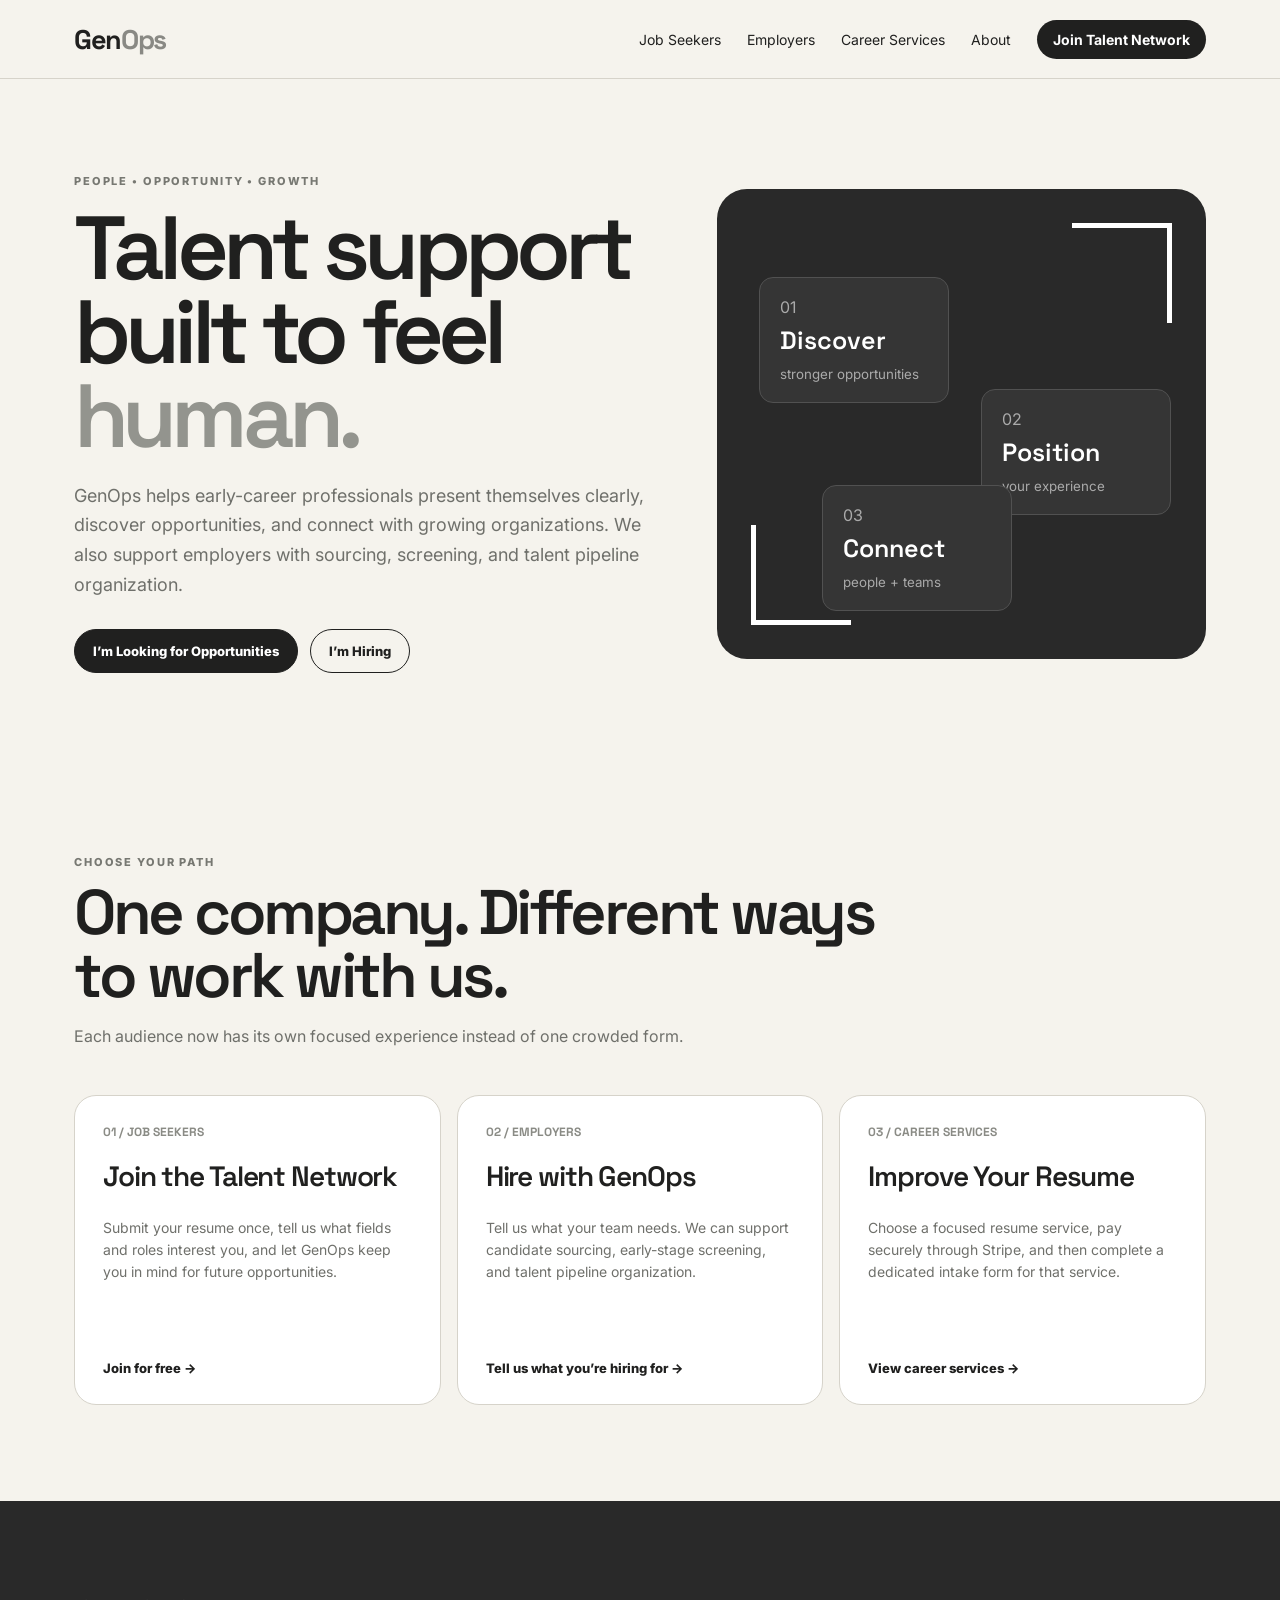
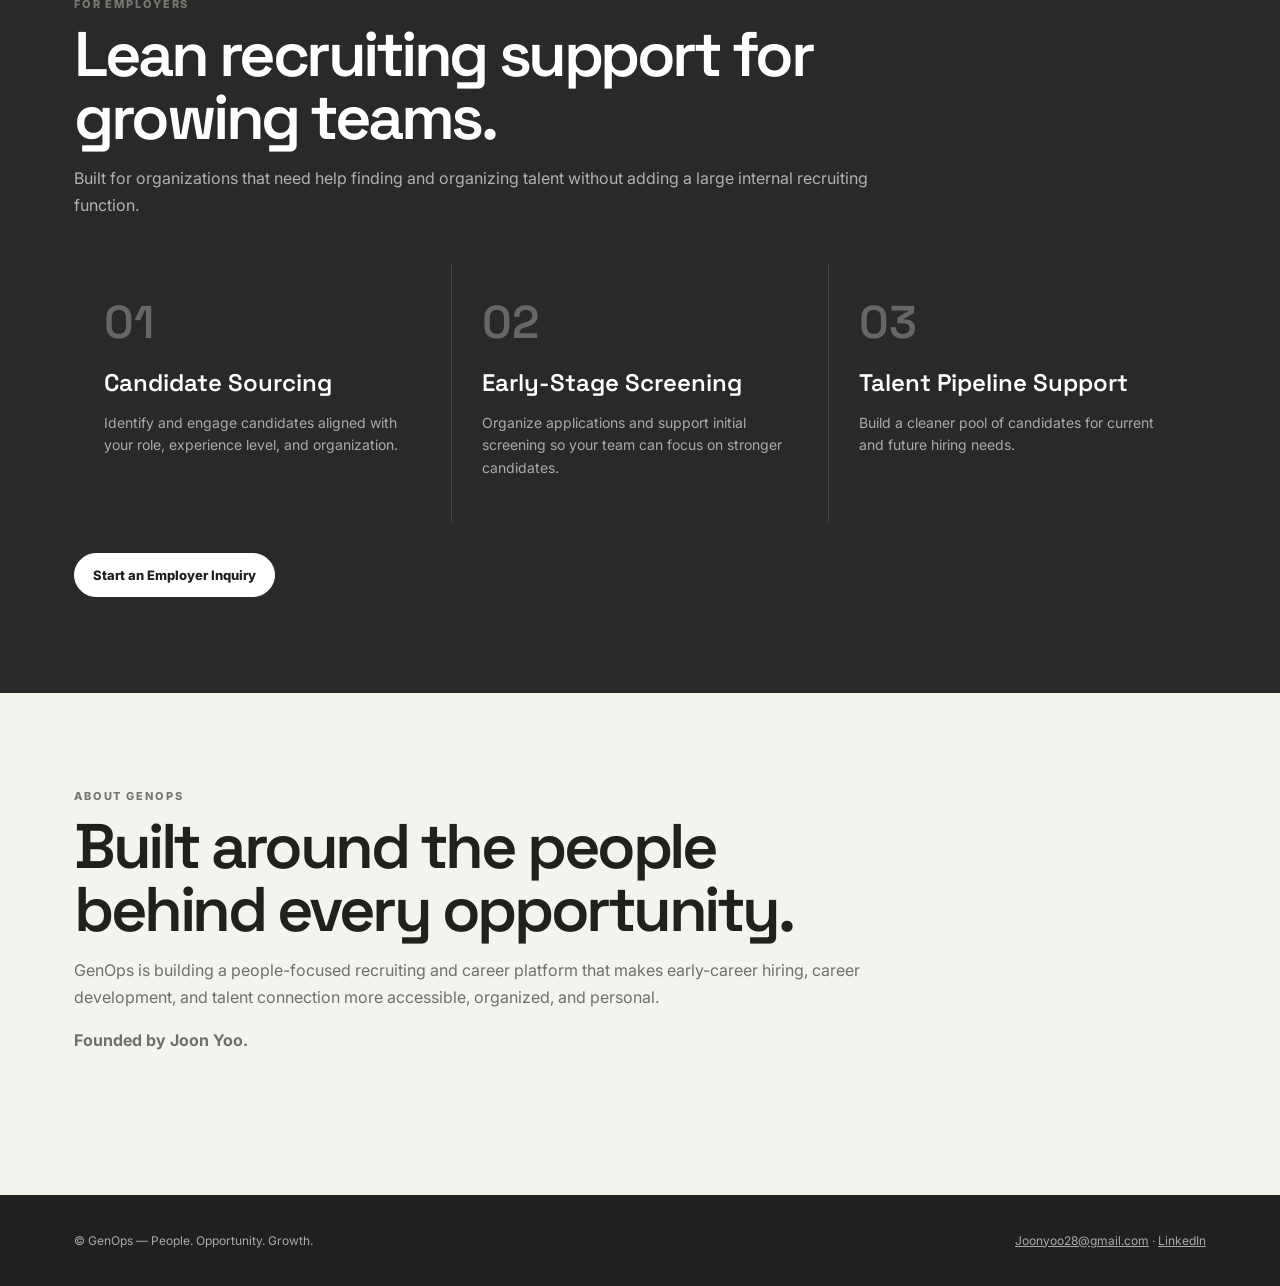
<file: index.html>
<!doctype html><html lang="en"><head><meta charset="utf-8"><meta name="viewport" content="width=device-width,initial-scale=1"><title>GenOps — Talent, Careers & Recruiting</title><meta name="description" content="GenOps supports early-career talent and growing organizations through career services, candidate sourcing, and recruiting support."><link rel="preconnect" href="https://fonts.googleapis.com"><link rel="preconnect" href="https://fonts.gstatic.com" crossorigin><link href="https://fonts.googleapis.com/css2?family=Inter:wght@400;500;600;700;800&family=Space+Grotesk:wght@500;600;700&display=swap" rel="stylesheet"><link rel="stylesheet" href="styles.css"></head><body><header class="site-header"><div class="shell header-inner"><a class="brand" href="index.html">Gen<span>Ops</span></a><button class="menu">Menu</button><nav class="nav"><a href="talent.html">Job Seekers</a><a href="employers.html">Employers</a><a href="career-services.html">Career Services</a><a href="#about">About</a><a class="nav-cta" href="talent.html">Join Talent Network</a></nav></div></header><main><section class="hero"><div class="shell hero-grid"><div><div class="eyebrow">People • Opportunity • Growth</div><h1>Talent support built to feel <em style="font-style:normal;color:#93948e">human.</em></h1><p>GenOps helps early-career professionals present themselves clearly, discover opportunities, and connect with growing organizations. We also support employers with sourcing, screening, and talent pipeline organization.</p><div class="actions"><a class="btn" href="talent.html">I’m Looking for Opportunities</a><a class="btn secondary" href="employers.html">I’m Hiring</a></div></div><div class="visual"><div class="visual-card vc1"><span>01</span><b>Discover</b><small>stronger opportunities</small></div><div class="visual-card vc2"><span>02</span><b>Position</b><small>your experience</small></div><div class="visual-card vc3"><span>03</span><b>Connect</b><small>people + teams</small></div></div></div></section><section class="section"><div class="shell"><div class="section-head"><div class="eyebrow">Choose your path</div><h2>One company. Different ways to work with us.</h2><p>Each audience now has its own focused experience instead of one crowded form.</p></div><div class="path-grid"><article class="path-card"><div class="num">01 / JOB SEEKERS</div><h3>Join the Talent Network</h3><p>Submit your resume once, tell us what fields and roles interest you, and let GenOps keep you in mind for future opportunities.</p><a href="talent.html">Join for free →</a></article><article class="path-card"><div class="num">02 / EMPLOYERS</div><h3>Hire with GenOps</h3><p>Tell us what your team needs. We can support candidate sourcing, early-stage screening, and talent pipeline organization.</p><a href="employers.html">Tell us what you’re hiring for →</a></article><article class="path-card"><div class="num">03 / CAREER SERVICES</div><h3>Improve Your Resume</h3><p>Choose a focused resume service, pay securely through Stripe, and then complete a dedicated intake form for that service.</p><a href="career-services.html">View career services →</a></article></div></div></section><section class="section dark"><div class="shell"><div class="section-head"><div class="eyebrow">For employers</div><h2>Lean recruiting support for growing teams.</h2><p>Built for organizations that need help finding and organizing talent without adding a large internal recruiting function.</p></div><div class="employer-grid"><div class="employer-card"><b>01</b><h3>Candidate Sourcing</h3><p>Identify and engage candidates aligned with your role, experience level, and organization.</p></div><div class="employer-card"><b>02</b><h3>Early-Stage Screening</h3><p>Organize applications and support initial screening so your team can focus on stronger candidates.</p></div><div class="employer-card"><b>03</b><h3>Talent Pipeline Support</h3><p>Build a cleaner pool of candidates for current and future hiring needs.</p></div></div><div class="actions"><a class="btn light" href="employers.html">Start an Employer Inquiry</a></div></div></section><section id="about" class="section"><div class="shell"><div class="section-head"><div class="eyebrow">About GenOps</div><h2>Built around the people behind every opportunity.</h2><p>GenOps is building a people-focused recruiting and career platform that makes early-career hiring, career development, and talent connection more accessible, organized, and personal.</p><p><strong>Founded by Joon Yoo.</strong></p></div></div></section></main><footer class="footer"><div class="shell footer-inner"><div>© GenOps — People. Opportunity. Growth.</div><div><a href="mailto:Joonyoo28@gmail.com">Joonyoo28@gmail.com</a> · <a href="https://www.linkedin.com/company/genops-recruiting/" target="_blank" rel="noopener">LinkedIn</a></div></div></footer><script src="script.js"></script></body></html>
</file>
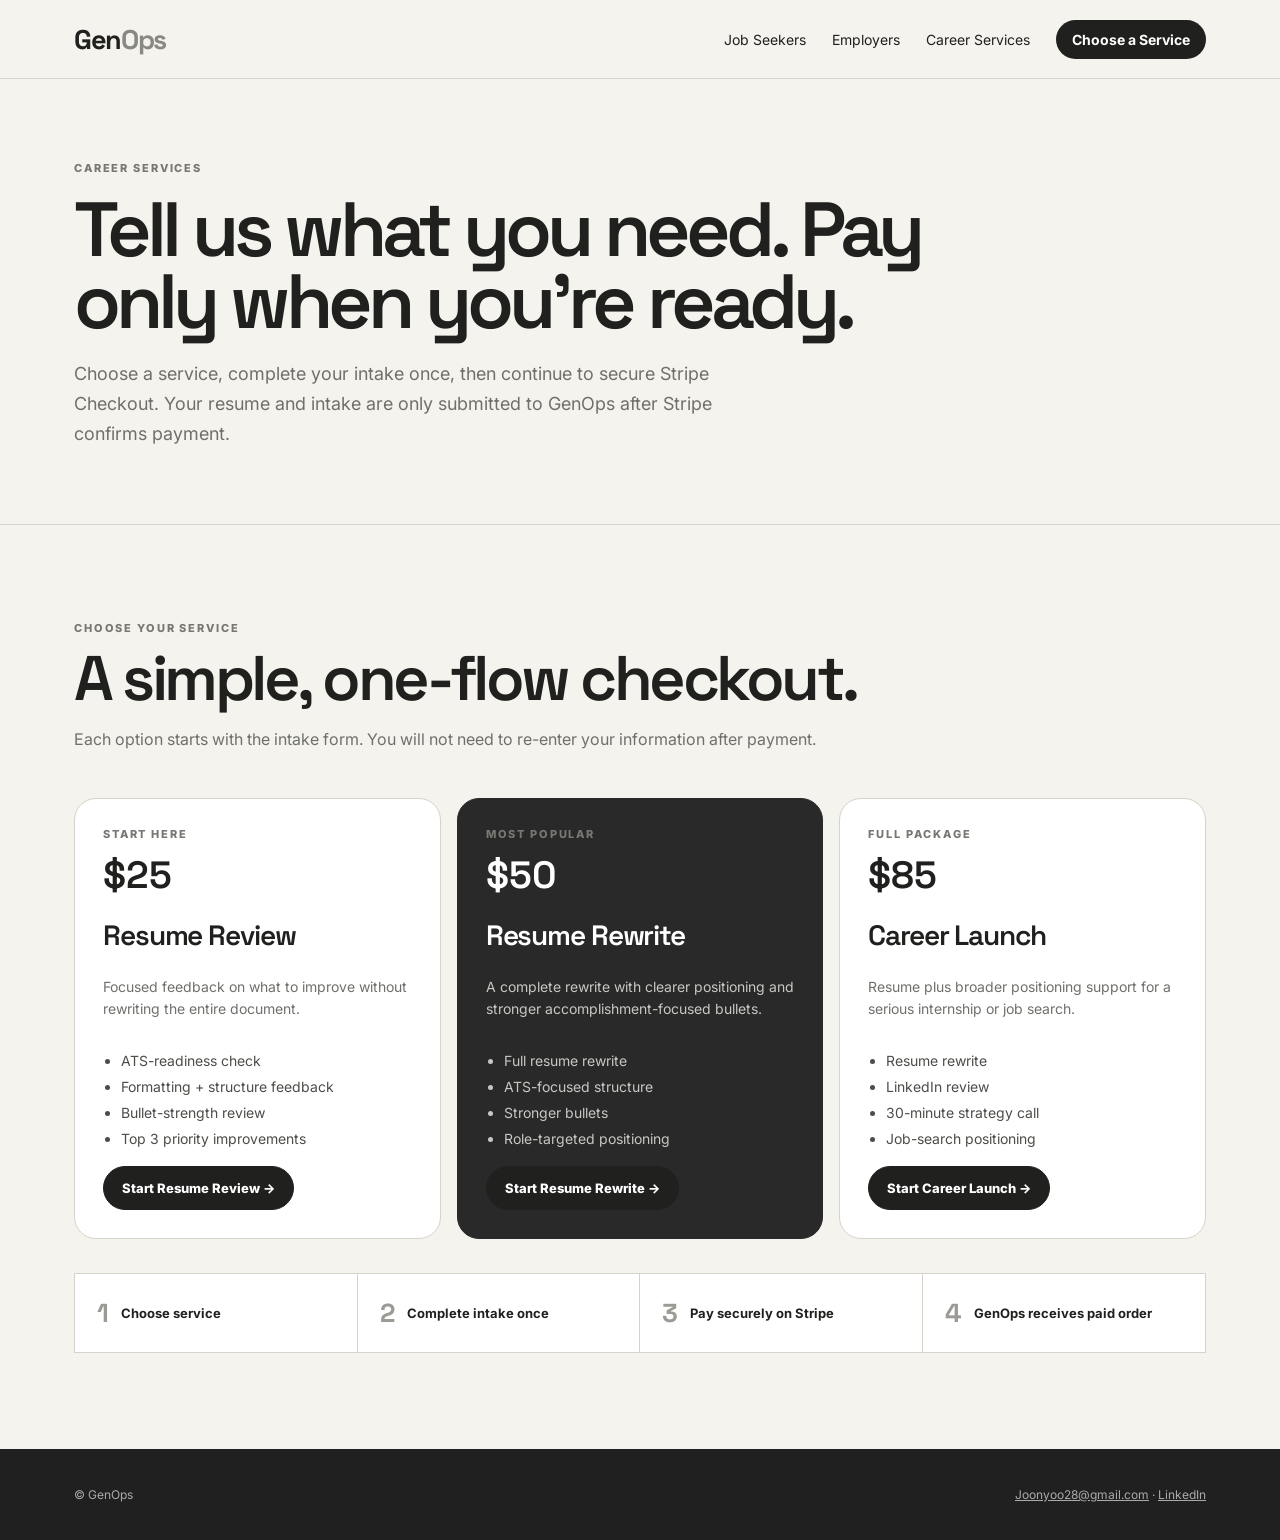
<file: career-services.html>
<!doctype html><html lang="en"><head><meta charset="utf-8"><meta name="viewport" content="width=device-width,initial-scale=1"><title>GenOps Career Services</title><link rel="preconnect" href="https://fonts.googleapis.com"><link rel="preconnect" href="https://fonts.gstatic.com" crossorigin><link href="https://fonts.googleapis.com/css2?family=Inter:wght@400;500;600;700;800&family=Space+Grotesk:wght@500;600;700&display=swap" rel="stylesheet"><link rel="stylesheet" href="styles.css"></head><body>
<header class="site-header"><div class="shell header-inner"><a class="brand" href="index.html">Gen<span>Ops</span></a><button class="menu">Menu</button><nav class="nav"><a href="talent.html">Job Seekers</a><a href="employers.html">Employers</a><a href="career-services.html">Career Services</a><a class="nav-cta" href="#services">Choose a Service</a></nav></div></header>
<main><section class="page-hero"><div class="shell"><div class="eyebrow">Career services</div><h1>Tell us what you need. Pay only when you're ready.</h1><p>Choose a service, complete your intake once, then continue to secure Stripe Checkout. Your resume and intake are only submitted to GenOps after Stripe confirms payment.</p></div></section>
<section id="services" class="section"><div class="shell"><div class="section-head"><div class="eyebrow">Choose your service</div><h2>A simple, one-flow checkout.</h2><p>Each option starts with the intake form. You will not need to re-enter your information after payment.</p></div><div class="service-grid">
<article class="service-card"><div class="eyebrow">Start here</div><div class="price">$25</div><h3>Resume Review</h3><p>Focused feedback on what to improve without rewriting the entire document.</p><ul><li>ATS-readiness check</li><li>Formatting + structure feedback</li><li>Bullet-strength review</li><li>Top 3 priority improvements</li></ul><a class="btn service-start" href="resume-intake.html?service=review">Start Resume Review →</a></article>
<article class="service-card featured"><div class="eyebrow">Most popular</div><div class="price">$50</div><h3>Resume Rewrite</h3><p>A complete rewrite with clearer positioning and stronger accomplishment-focused bullets.</p><ul><li>Full resume rewrite</li><li>ATS-focused structure</li><li>Stronger bullets</li><li>Role-targeted positioning</li></ul><a class="btn service-start" href="resume-intake.html?service=rewrite">Start Resume Rewrite →</a></article>
<article class="service-card"><div class="eyebrow">Full package</div><div class="price">$85</div><h3>Career Launch</h3><p>Resume plus broader positioning support for a serious internship or job search.</p><ul><li>Resume rewrite</li><li>LinkedIn review</li><li>30-minute strategy call</li><li>Job-search positioning</li></ul><a class="btn service-start" href="resume-intake.html?service=launch">Start Career Launch →</a></article>
</div><div class="flow-strip"><div><strong>1</strong><span>Choose service</span></div><div><strong>2</strong><span>Complete intake once</span></div><div><strong>3</strong><span>Pay securely on Stripe</span></div><div><strong>4</strong><span>GenOps receives paid order</span></div></div></div></section></main>
<footer class="footer"><div class="shell footer-inner"><div>© GenOps</div><div><a href="mailto:Joonyoo28@gmail.com">Joonyoo28@gmail.com</a> · <a href="https://www.linkedin.com/company/genops-recruiting/" target="_blank" rel="noopener">LinkedIn</a></div></div></footer><script src="script.js"></script></body></html>
</file>
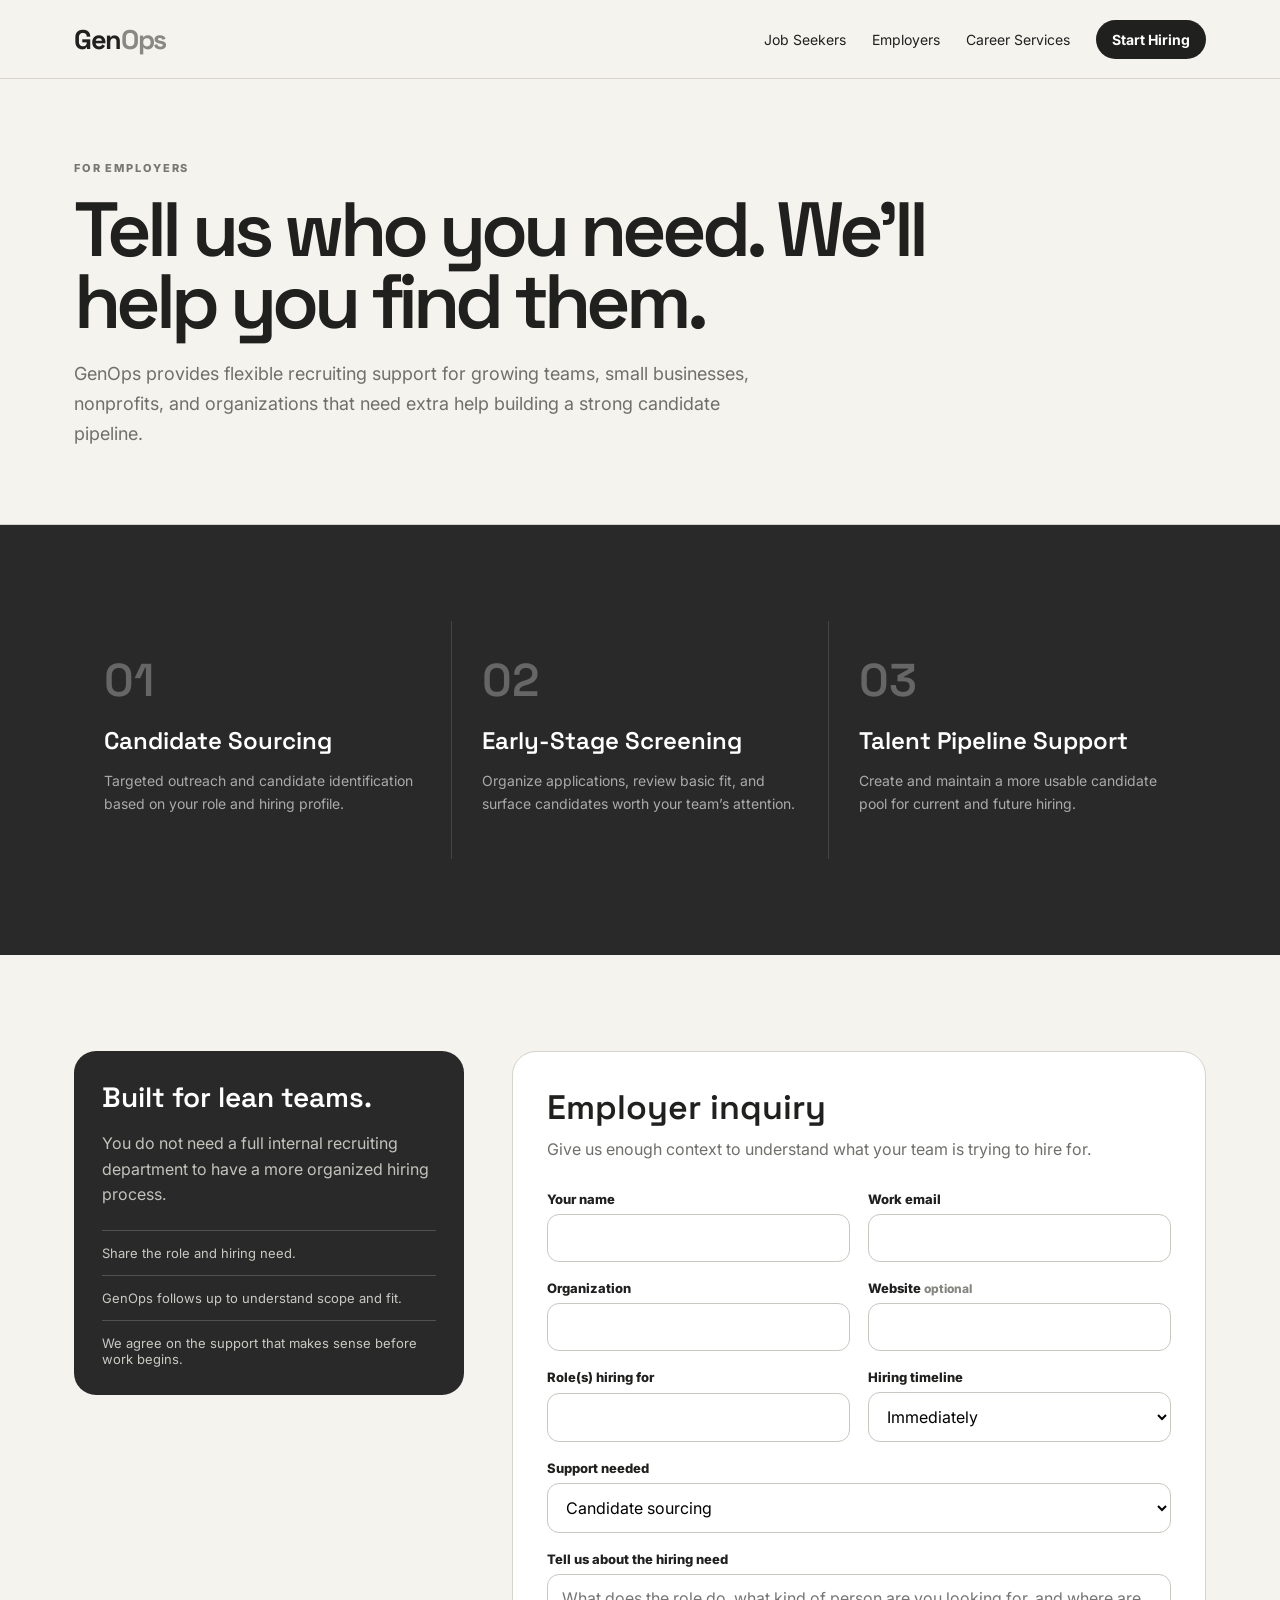
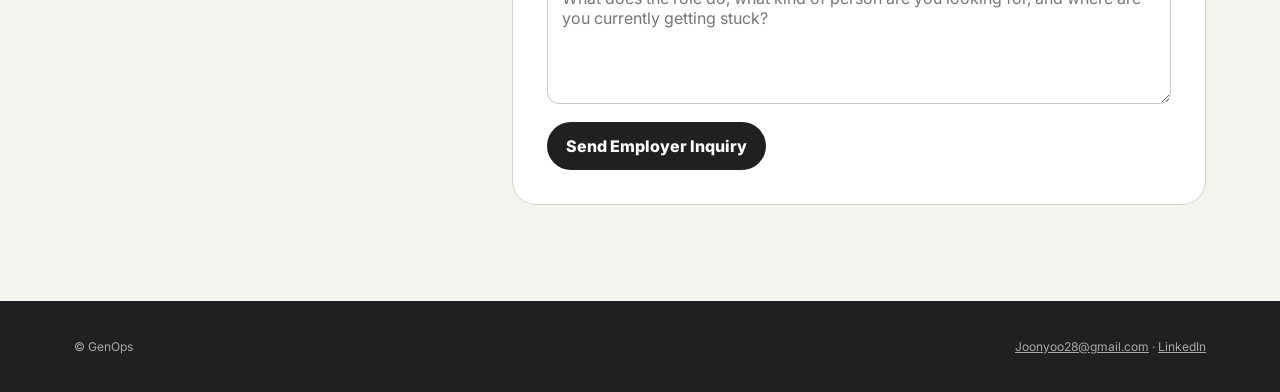
<file: employers.html>
<!doctype html><html lang="en"><head><meta charset="utf-8"><meta name="viewport" content="width=device-width,initial-scale=1"><title>Hire with GenOps</title><link rel="preconnect" href="https://fonts.googleapis.com"><link rel="preconnect" href="https://fonts.gstatic.com" crossorigin><link href="https://fonts.googleapis.com/css2?family=Inter:wght@400;500;600;700;800&family=Space+Grotesk:wght@500;600;700&display=swap" rel="stylesheet"><link rel="stylesheet" href="styles.css"></head><body><header class="site-header"><div class="shell header-inner"><a class="brand" href="index.html">Gen<span>Ops</span></a><button class="menu">Menu</button><nav class="nav"><a href="talent.html">Job Seekers</a><a href="employers.html">Employers</a><a href="career-services.html">Career Services</a><a class="nav-cta" href="employers.html">Start Hiring</a></nav></div></header><main><section class="page-hero"><div class="shell"><div class="eyebrow">For employers</div><h1>Tell us who you need. We’ll help you find them.</h1><p>GenOps provides flexible recruiting support for growing teams, small businesses, nonprofits, and organizations that need extra help building a strong candidate pipeline.</p></div></section><section class="section dark"><div class="shell"><div class="employer-grid"><div class="employer-card"><b>01</b><h3>Candidate Sourcing</h3><p>Targeted outreach and candidate identification based on your role and hiring profile.</p></div><div class="employer-card"><b>02</b><h3>Early-Stage Screening</h3><p>Organize applications, review basic fit, and surface candidates worth your team’s attention.</p></div><div class="employer-card"><b>03</b><h3>Talent Pipeline Support</h3><p>Create and maintain a more usable candidate pool for current and future hiring.</p></div></div></div></section><section class="section"><div class="shell content-grid"><aside class="side-card"><h3>Built for lean teams.</h3><p>You do not need a full internal recruiting department to have a more organized hiring process.</p><div class="steps"><div class="step">Share the role and hiring need.</div><div class="step">GenOps follows up to understand scope and fit.</div><div class="step">We agree on the support that makes sense before work begins.</div></div></aside><div class="form-card"><h2>Employer inquiry</h2><p>Give us enough context to understand what your team is trying to hire for.</p><form action="https://formsubmit.co/joonyoo28@gmail.com" method="POST"><input type="hidden" name="_subject" value="New GenOps Employer Inquiry"><input type="hidden" name="_template" value="table"><input type="text" name="_honey" style="display:none"><div class="form-grid"><div class="field"><label>Your name</label><input name="name" required></div><div class="field"><label>Work email</label><input type="email" name="email" required></div><div class="field"><label>Organization</label><input name="organization" required></div><div class="field"><label>Website <span class="hint">optional</span></label><input name="website"></div><div class="field"><label>Role(s) hiring for</label><input name="roles" required></div><div class="field"><label>Hiring timeline</label><select name="timeline"><option>Immediately</option><option>Within 30 days</option><option>1–3 months</option><option>Future pipeline</option><option>Not sure yet</option></select></div><div class="field full"><label>Support needed</label><select name="support_needed"><option>Candidate sourcing</option><option>Early-stage screening</option><option>Talent pipeline support</option><option>Multiple / not sure</option></select></div><div class="field full"><label>Tell us about the hiring need</label><textarea name="details" required placeholder="What does the role do, what kind of person are you looking for, and where are you currently getting stuck?"></textarea></div><div class="full"><button class="submit" type="submit">Send Employer Inquiry</button></div></div></form></div></div></section></main><footer class="footer"><div class="shell footer-inner"><div>© GenOps</div><div><a href="mailto:Joonyoo28@gmail.com">Joonyoo28@gmail.com</a> · <a href="https://www.linkedin.com/company/genops-recruiting/" target="_blank" rel="noopener">LinkedIn</a></div></div></footer><script src="script.js"></script></body></html>
</file>
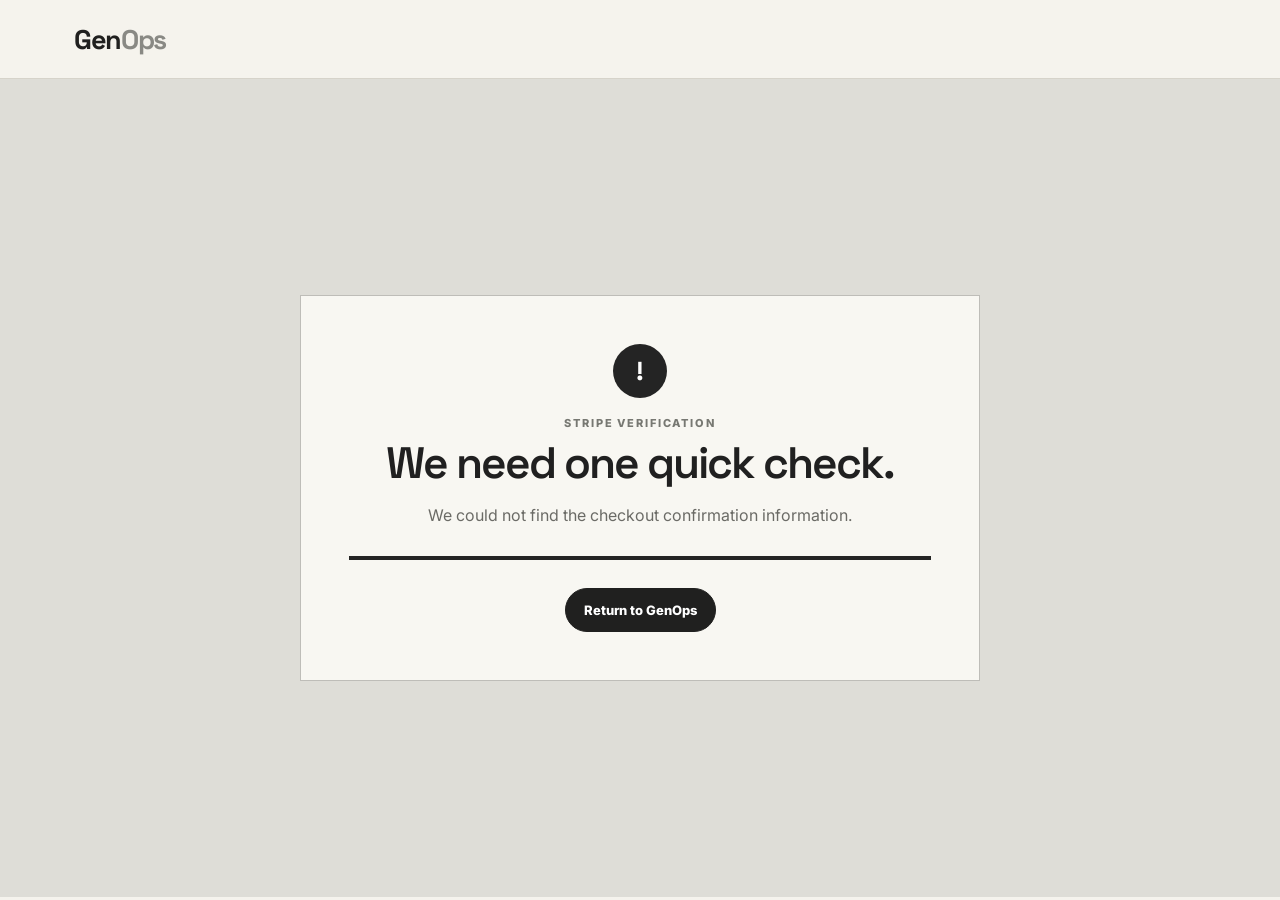
<file: payment-success.html>
<!doctype html><html lang="en"><head><meta charset="utf-8"><meta name="viewport" content="width=device-width,initial-scale=1"><title>GenOps — Payment Confirmed</title><link rel="preconnect" href="https://fonts.googleapis.com"><link rel="preconnect" href="https://fonts.gstatic.com" crossorigin><link href="https://fonts.googleapis.com/css2?family=Inter:wght@400;500;600;700;800&family=Space+Grotesk:wght@500;600;700&display=swap" rel="stylesheet"><link rel="stylesheet" href="styles.css"></head><body><header class="site-header"><div class="shell header-inner"><a class="brand" href="index.html">Gen<span>Ops</span></a></div></header><main class="success-wrap"><section class="success-card"><div id="success-icon" class="success-icon">✓</div><div class="eyebrow">Stripe verification</div><h1 id="success-title">Confirming your payment…</h1><p id="success-copy">Please keep this page open for a moment. We're verifying payment with Stripe and finalizing your intake automatically.</p><div class="progress-line"><span id="progress-fill"></span></div><div id="success-details" class="success-details"></div><a id="home-link" class="btn" href="index.html" style="display:none">Return to GenOps</a></section></main><script src="payment-success.js"></script></body></html>
</file>
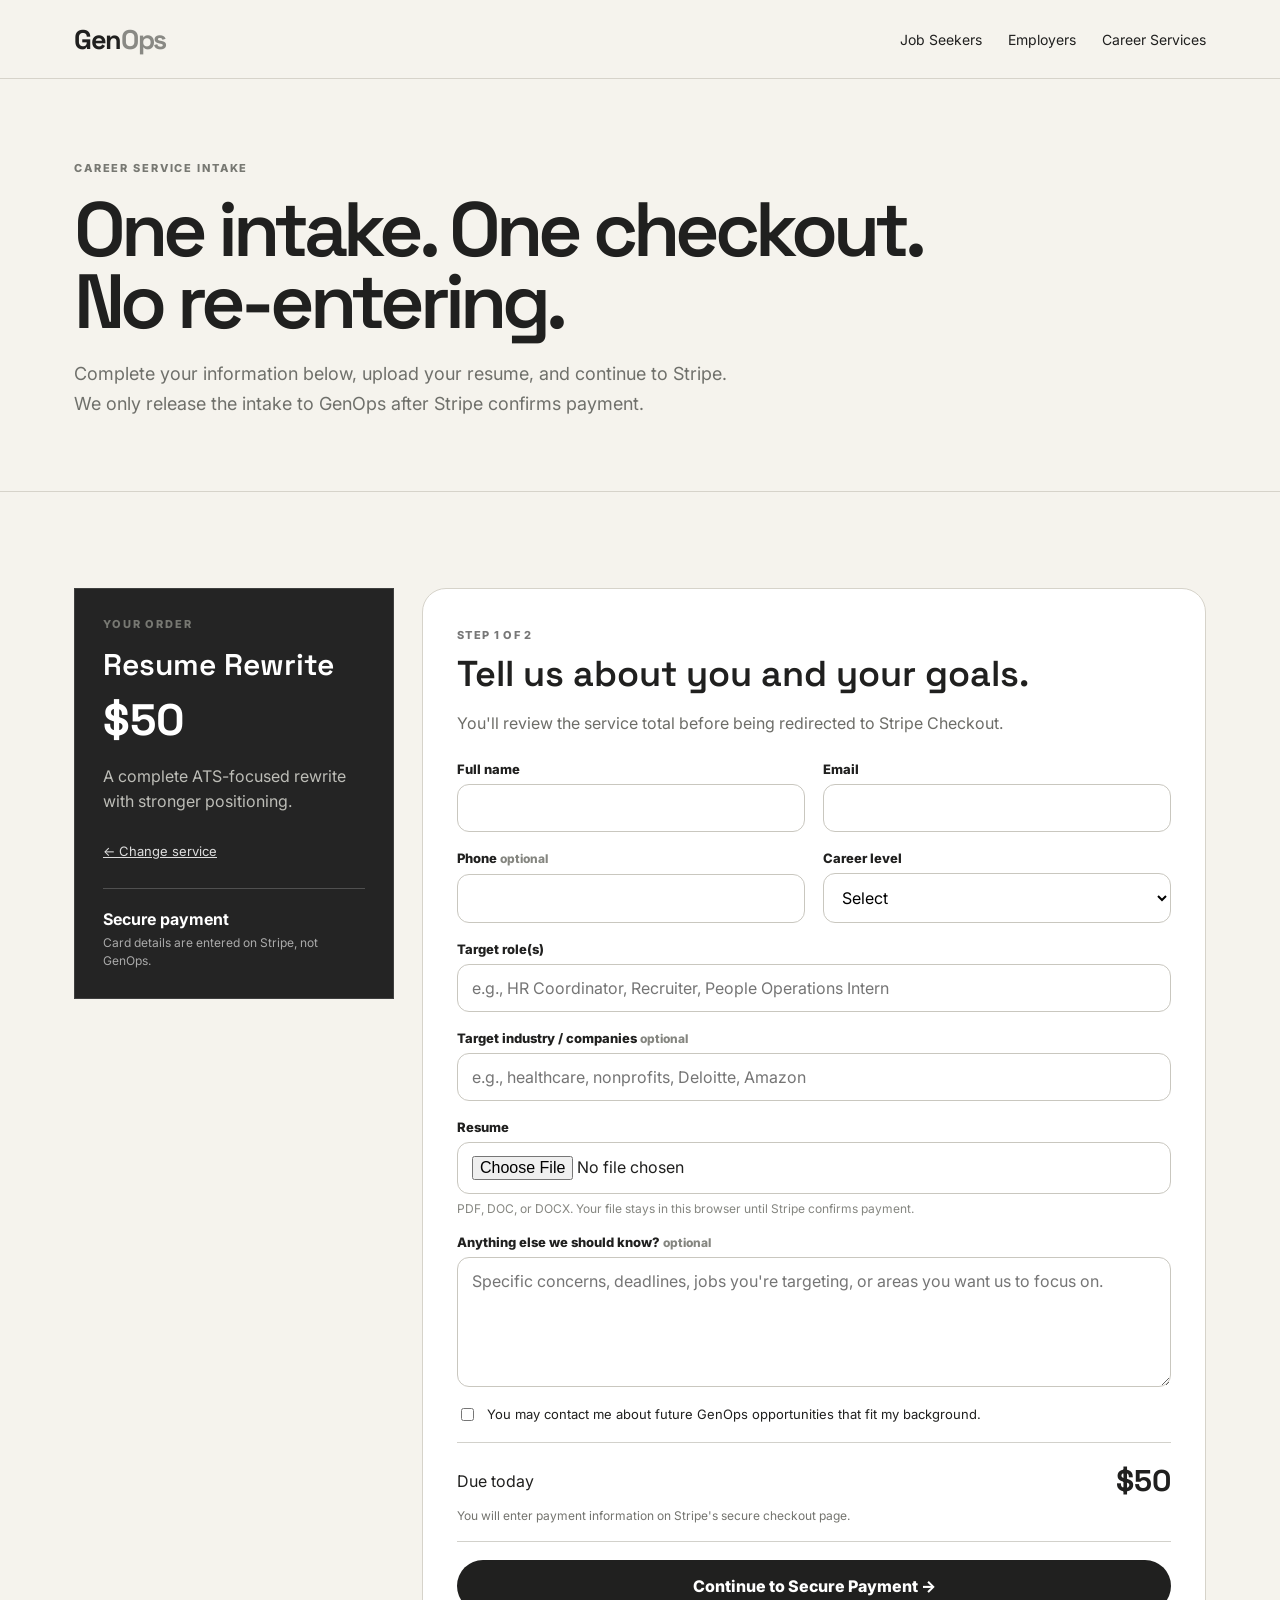
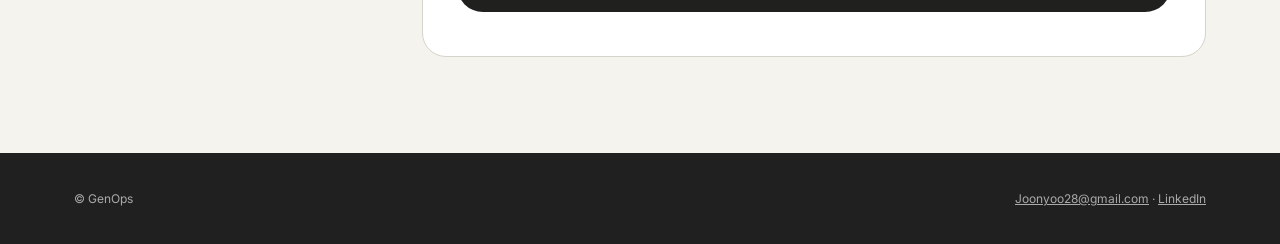
<file: resume-intake.html>
<!doctype html><html lang="en"><head><meta charset="utf-8"><meta name="viewport" content="width=device-width,initial-scale=1"><title>GenOps Career Service Intake</title><link rel="preconnect" href="https://fonts.googleapis.com"><link rel="preconnect" href="https://fonts.gstatic.com" crossorigin><link href="https://fonts.googleapis.com/css2?family=Inter:wght@400;500;600;700;800&family=Space+Grotesk:wght@500;600;700&display=swap" rel="stylesheet"><link rel="stylesheet" href="styles.css"></head><body>
<header class="site-header"><div class="shell header-inner"><a class="brand" href="index.html">Gen<span>Ops</span></a><button class="menu">Menu</button><nav class="nav"><a href="talent.html">Job Seekers</a><a href="employers.html">Employers</a><a href="career-services.html">Career Services</a></nav></div></header>
<main><section class="page-hero compact"><div class="shell"><div class="eyebrow">Career service intake</div><h1>One intake. One checkout. No re-entering.</h1><p>Complete your information below, upload your resume, and continue to Stripe. We only release the intake to GenOps after Stripe confirms payment.</p></div></section>
<section class="section"><div class="shell intake-layout"><aside class="order-card"><div class="eyebrow">Your order</div><h3 id="order-name">Career Service</h3><div class="order-price" id="order-price">—</div><p id="order-desc">Select a service to continue.</p><a href="career-services.html">← Change service</a><div class="secure-note"><strong>Secure payment</strong><span>Card details are entered on Stripe, not GenOps.</span></div></aside>
<div class="form-card"><div class="form-head"><span>Step 1 of 2</span><h2>Tell us about you and your goals.</h2><p>You'll review the service total before being redirected to Stripe Checkout.</p></div><form id="paid-intake-form"><div class="form-grid">
<div class="field"><label>Full name</label><input name="name" autocomplete="name" required></div><div class="field"><label>Email</label><input type="email" name="email" autocomplete="email" required></div>
<div class="field"><label>Phone <span class="hint">optional</span></label><input name="phone" autocomplete="tel"></div><div class="field"><label>Career level</label><select name="career_level" required><option value="">Select</option><option>College student</option><option>Recent graduate</option><option>0–2 years experience</option><option>3–5 years experience</option><option>Career changer</option></select></div>
<div class="field full"><label>Target role(s)</label><input name="target_roles" required placeholder="e.g., HR Coordinator, Recruiter, People Operations Intern"></div><div class="field full"><label>Target industry / companies <span class="hint">optional</span></label><input name="target_industry" placeholder="e.g., healthcare, nonprofits, Deloitte, Amazon"></div>
<div class="field full"><label>Resume</label><input id="resume-file" type="file" name="resume" accept=".pdf,.doc,.docx" required><span class="hint">PDF, DOC, or DOCX. Your file stays in this browser until Stripe confirms payment.</span></div>
<div class="field full"><label>Anything else we should know? <span class="hint">optional</span></label><textarea name="notes" placeholder="Specific concerns, deadlines, jobs you're targeting, or areas you want us to focus on."></textarea></div>
<label class="checkbox full"><input type="checkbox" name="future_contact" value="Yes"><span>You may contact me about future GenOps opportunities that fit my background.</span></label>
<div class="full checkout-summary"><div><span>Due today</span><strong id="summary-total">—</strong></div><p>You will enter payment information on Stripe's secure checkout page.</p></div>
<div class="full"><button class="submit wide" id="continue-btn" type="submit">Continue to Secure Payment →</button><div id="form-status" class="form-status" aria-live="polite"></div></div>
</div></form></div></div></section></main>
<footer class="footer"><div class="shell footer-inner"><div>© GenOps</div><div><a href="mailto:Joonyoo28@gmail.com">Joonyoo28@gmail.com</a> · <a href="https://www.linkedin.com/company/genops-recruiting/" target="_blank" rel="noopener">LinkedIn</a></div></div></footer>
<script src="script.js"></script><script src="checkout-intake.js"></script></body></html>
</file>
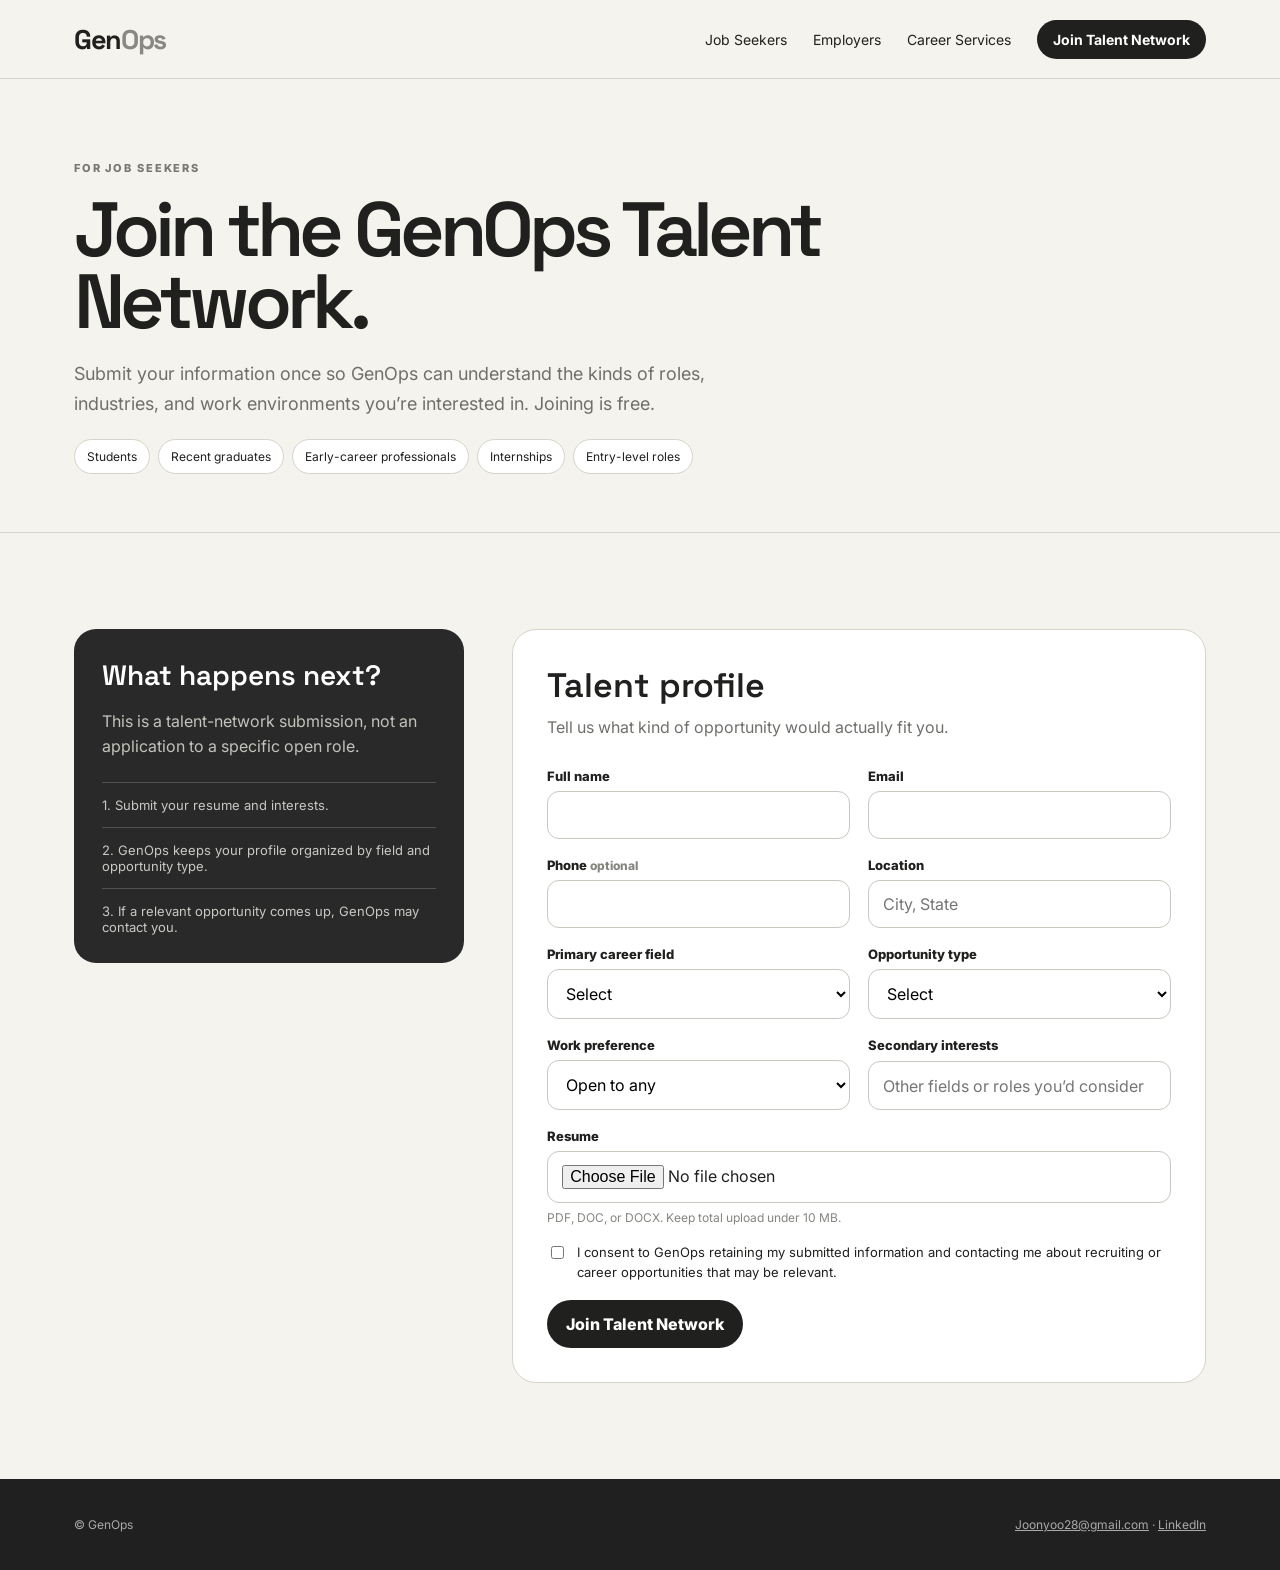
<file: talent.html>
<!doctype html><html lang="en"><head><meta charset="utf-8"><meta name="viewport" content="width=device-width,initial-scale=1"><title>Join the GenOps Talent Network</title><link rel="preconnect" href="https://fonts.googleapis.com"><link rel="preconnect" href="https://fonts.gstatic.com" crossorigin><link href="https://fonts.googleapis.com/css2?family=Inter:wght@400;500;600;700;800&family=Space+Grotesk:wght@500;600;700&display=swap" rel="stylesheet"><link rel="stylesheet" href="styles.css"></head><body><header class="site-header"><div class="shell header-inner"><a class="brand" href="index.html">Gen<span>Ops</span></a><button class="menu">Menu</button><nav class="nav"><a href="talent.html">Job Seekers</a><a href="employers.html">Employers</a><a href="career-services.html">Career Services</a><a class="nav-cta" href="talent.html">Join Talent Network</a></nav></div></header><main><section class="page-hero"><div class="shell"><div class="eyebrow">For job seekers</div><h1>Join the GenOps Talent Network.</h1><p>Submit your information once so GenOps can understand the kinds of roles, industries, and work environments you’re interested in. Joining is free.</p><div class="pill-row"><span class="pill">Students</span><span class="pill">Recent graduates</span><span class="pill">Early-career professionals</span><span class="pill">Internships</span><span class="pill">Entry-level roles</span></div></div></section><section class="section"><div class="shell content-grid"><aside class="side-card"><h3>What happens next?</h3><p>This is a talent-network submission, not an application to a specific open role.</p><div class="steps"><div class="step">1. Submit your resume and interests.</div><div class="step">2. GenOps keeps your profile organized by field and opportunity type.</div><div class="step">3. If a relevant opportunity comes up, GenOps may contact you.</div></div></aside><div class="form-card"><h2>Talent profile</h2><p>Tell us what kind of opportunity would actually fit you.</p><form action="https://formsubmit.co/joonyoo28@gmail.com" method="POST" enctype="multipart/form-data"><input type="hidden" name="_subject" value="New GenOps Talent Network Submission"><input type="hidden" name="_template" value="table"><input type="text" name="_honey" style="display:none"><div class="form-grid"><div class="field"><label>Full name</label><input name="name" required></div><div class="field"><label>Email</label><input type="email" name="email" required></div><div class="field"><label>Phone <span class="hint">optional</span></label><input name="phone"></div><div class="field"><label>Location</label><input name="location" placeholder="City, State"></div><div class="field"><label>Primary career field</label><select name="primary_career_field" required><option value="">Select</option><option>Human Resources / People Operations</option><option>Recruiting / Talent Acquisition</option><option>Business Operations</option><option>Project / Program Management</option><option>Administrative / Office Support</option><option>Executive Assistant / Chief of Staff</option><option>Sales / Business Development</option><option>Marketing / Communications</option><option>Finance / Accounting</option><option>Consulting / Strategy</option><option>Data / Analytics</option><option>Software / IT / Cybersecurity</option><option>Engineering</option><option>Healthcare / Clinical</option><option>Behavioral Health / Mental Health</option><option>Psychology / Counseling / Social Services</option><option>Nonprofit / Community Impact</option><option>Christian Ministry / Church Operations</option><option>Education / Student Affairs</option><option>Government / Public Sector</option><option>Legal / Compliance</option><option>Real Estate</option><option>Hospitality / Events</option><option>Retail / Customer Experience</option><option>Supply Chain / Logistics</option><option>Creative / Design / Media</option><option>Research</option><option>Other</option></select></div><div class="field"><label>Opportunity type</label><select name="opportunity_type" required><option value="">Select</option><option>Internship</option><option>Part-time</option><option>Full-time</option><option>Contract / project</option><option>Open to multiple</option></select></div><div class="field"><label>Work preference</label><select name="work_preference"><option>Open to any</option><option>In-person</option><option>Hybrid</option><option>Remote</option></select></div><div class="field"><label>Secondary interests</label><input name="secondary_interests" placeholder="Other fields or roles you’d consider"></div><div class="field full"><label>Resume</label><input type="file" name="resume" accept=".pdf,.doc,.docx" required><span class="hint">PDF, DOC, or DOCX. Keep total upload under 10 MB.</span></div><label class="checkbox full"><input type="checkbox" required name="consent" value="I consent"><span>I consent to GenOps retaining my submitted information and contacting me about recruiting or career opportunities that may be relevant.</span></label><div class="full"><button class="submit" type="submit">Join Talent Network</button></div></div></form></div></div></section></main><footer class="footer"><div class="shell footer-inner"><div>© GenOps</div><div><a href="mailto:Joonyoo28@gmail.com">Joonyoo28@gmail.com</a> · <a href="https://www.linkedin.com/company/genops-recruiting/" target="_blank" rel="noopener">LinkedIn</a></div></div></footer><script src="script.js"></script></body></html>
</file>
<file: styles.css>
:root{--ink:#20201f;--dark:#292929;--paper:#f5f3ed;--white:#fff;--muted:#6f706b;--line:#d6d3ca;--soft:#e9e6de;--max:1180px;--radius:20px}*{box-sizing:border-box}html{scroll-behavior:smooth}body{margin:0;font-family:Inter,Arial,sans-serif;background:var(--paper);color:var(--ink)}a{color:inherit;text-decoration:none}button,input,select,textarea{font:inherit}.shell{max-width:var(--max);margin:auto;padding:0 24px}.site-header{position:sticky;top:0;z-index:50;background:rgba(245,243,237,.94);backdrop-filter:blur(14px);border-bottom:1px solid var(--line)}.header-inner{height:78px;display:flex;align-items:center;justify-content:space-between;gap:22px}.brand{font:700 27px 'Space Grotesk',sans-serif;letter-spacing:-.05em}.brand span{color:#898984}.nav{display:flex;align-items:center;gap:26px;font-size:14px}.nav a:hover{opacity:.62}.nav-cta{background:var(--ink);color:#fff;padding:11px 16px;border-radius:999px;font-weight:700}.menu{display:none;border:1px solid var(--line);background:#fff;border-radius:10px;padding:9px 12px}.hero{padding:95px 0 86px}.hero-grid{display:grid;grid-template-columns:1.08fr .92fr;gap:70px;align-items:center}.eyebrow{font-size:11px;letter-spacing:.17em;font-weight:800;color:#777872;text-transform:uppercase}.hero h1,.page-hero h1{font:600 clamp(56px,7vw,92px)/.94 'Space Grotesk',sans-serif;letter-spacing:-.065em;margin:18px 0 22px}.hero p,.page-hero p{font-size:18px;line-height:1.65;color:var(--muted);max-width:680px}.actions{display:flex;flex-wrap:wrap;gap:12px;margin-top:30px}.btn{display:inline-flex;justify-content:center;align-items:center;gap:8px;border:1px solid var(--ink);padding:13px 18px;border-radius:999px;font-weight:800;font-size:13px;background:var(--ink);color:#fff}.btn.secondary{background:transparent;color:var(--ink)}.btn.light{background:#fff;color:var(--ink);border-color:#fff}.visual{min-height:470px;background:var(--dark);border-radius:30px;position:relative;overflow:hidden}.visual:before,.visual:after{content:"";position:absolute;width:95px;height:95px}.visual:before{left:34px;bottom:34px;border-left:5px solid #fff;border-bottom:5px solid #fff}.visual:after{right:34px;top:34px;border-right:5px solid #fff;border-top:5px solid #fff}.visual-card{position:absolute;background:#353535;border:1px solid #515151;color:#fff;padding:19px 20px;border-radius:14px;width:190px}.visual-card b{display:block;font:600 25px 'Space Grotesk';margin:7px 0}.visual-card small,.visual-card span{color:#aaa}.vc1{top:88px;left:42px}.vc2{top:200px;right:35px}.vc3{bottom:48px;left:105px}.section{padding:96px 0}.section.dark{background:var(--dark);color:#fff}.section-head{max-width:820px;margin-bottom:44px}.section-head h2{font:600 clamp(40px,5vw,63px)/1 'Space Grotesk';letter-spacing:-.055em;margin:12px 0}.section-head p{color:var(--muted);line-height:1.7}.dark .section-head p{color:#b1b1ad}.path-grid,.service-grid,.employer-grid{display:grid;grid-template-columns:repeat(3,1fr);gap:16px}.path-card,.service-card{background:#fff;border:1px solid var(--line);border-radius:22px;padding:28px;min-height:310px;display:flex;flex-direction:column}.path-card .num{font:700 12px 'Space Grotesk';color:#8a8b85}.path-card h3,.service-card h3{font:600 28px 'Space Grotesk';letter-spacing:-.04em;margin:18px 0 9px}.path-card p,.service-card p{color:var(--muted);line-height:1.6;font-size:14px}.path-card a,.service-card a{margin-top:auto;font-weight:800;font-size:13px}.service-card.featured{background:var(--dark);color:#fff;border-color:var(--dark)}.service-card.featured p,.service-card.featured li{color:#c8c8c3}.price{font:600 38px 'Space Grotesk';margin-top:10px}.service-card ul{padding-left:18px;color:#4c4c48;line-height:1.85;font-size:14px}.employer-grid{background:#444;gap:1px}.employer-card{background:var(--dark);padding:30px;min-height:230px}.employer-card b{font:600 46px 'Space Grotesk';color:#666}.employer-card h3{font:600 24px 'Space Grotesk';margin:16px 0 8px}.employer-card p{color:#aaa;line-height:1.6;font-size:14px}.page-hero{padding:82px 0 58px;border-bottom:1px solid var(--line)}.page-hero h1{font-size:clamp(52px,6vw,78px);max-width:900px}.content-grid{display:grid;grid-template-columns:.72fr 1.28fr;gap:48px;align-items:start}.side-card{position:sticky;top:105px;background:var(--dark);color:#fff;border-radius:22px;padding:28px}.side-card h3{font:600 28px 'Space Grotesk';margin:0 0 10px}.side-card p{color:#c3c3bd;line-height:1.6}.steps{display:grid;gap:14px;margin-top:22px}.step{border-top:1px solid #515151;padding-top:14px;font-size:13px;color:#c9c9c4}.form-card{background:#fff;border:1px solid var(--line);border-radius:24px;padding:34px}.form-card h2{font:600 34px 'Space Grotesk';margin:0 0 8px}.form-card>p{color:var(--muted);line-height:1.6;margin-top:0}.form-grid{display:grid;grid-template-columns:1fr 1fr;gap:18px;margin-top:28px}.full{grid-column:1/-1}.field{display:grid;gap:7px}.field label{font-size:13px;font-weight:800}.field input,.field select,.field textarea{width:100%;border:1px solid #c9c7bf;border-radius:12px;background:#fff;padding:13px 14px}.field textarea{min-height:130px;resize:vertical}.hint{font-size:12px;color:#858680}.checkbox{display:flex;align-items:flex-start;gap:10px;font-size:13px;line-height:1.5}.checkbox input{margin-top:3px}.submit{border:0;border-radius:999px;background:var(--ink);color:#fff;padding:14px 19px;font-weight:800;cursor:pointer}.checkout-panel{background:#fff;border:1px solid var(--line);border-radius:24px;padding:30px;margin-bottom:18px}.checkout-panel h3{font:600 30px 'Space Grotesk';margin:0 0 8px}.checkout-panel p{color:var(--muted);line-height:1.6}.checkout-row{display:grid;grid-template-columns:1fr auto;gap:16px;align-items:center;padding:18px 0;border-top:1px solid var(--line)}.checkout-row:first-of-type{margin-top:18px}.checkout-name{font-weight:800}.checkout-meta{font-size:13px;color:var(--muted);margin-top:4px}.checkout-price{font:600 26px 'Space Grotesk';margin-right:10px}.checkout-actions{display:flex;align-items:center;gap:10px}.notice{background:#efede6;border:1px solid var(--line);border-radius:16px;padding:16px 18px;color:#61625d;font-size:13px;line-height:1.6}.footer{background:#202020;color:#aaa;padding:38px 0}.footer-inner{display:flex;justify-content:space-between;gap:22px;flex-wrap:wrap;font-size:12px}.footer a{text-decoration:underline}.pill-row{display:flex;flex-wrap:wrap;gap:8px;margin-top:20px}.pill{border:1px solid var(--line);border-radius:999px;padding:9px 12px;font-size:12px;background:#fff}.page-hero.compact{padding-bottom:54px}.service-start{margin-top:auto;align-self:flex-start}.flow-strip{margin-top:34px;border:1px solid var(--line);display:grid;grid-template-columns:repeat(4,1fr);background:#fff}.flow-strip div{padding:22px;border-right:1px solid var(--line);display:flex;gap:12px;align-items:center}.flow-strip div:last-child{border-right:0}.flow-strip strong{font:700 26px 'Space Grotesk';color:#9b9a94}.flow-strip span{font-size:13px;font-weight:700}.intake-layout{display:grid;grid-template-columns:320px minmax(0,1fr);gap:28px;align-items:start}.order-card{position:sticky;top:110px;background:#242424;color:#fff;padding:28px;border:1px solid #3f3f3f}.order-card h3{font:600 30px 'Space Grotesk';margin:14px 0 4px}.order-card p{color:#bdbdb7;line-height:1.6}.order-card>a{display:inline-block;margin-top:12px;text-decoration:underline;color:#ddd;font-size:13px}.order-price{font:700 44px 'Space Grotesk';margin:8px 0}.secure-note{margin-top:28px;padding-top:20px;border-top:1px solid #505050;display:grid;gap:5px}.secure-note span{font-size:12px;color:#aaa;line-height:1.5}.form-head{margin-bottom:26px}.form-head>span{font-size:11px;letter-spacing:.12em;text-transform:uppercase;color:#777;font-weight:800}.form-head h2{font:600 36px 'Space Grotesk';margin:8px 0}.form-head p{color:#6d6d68}.checkout-summary{border-top:1px solid #d2d1cb;border-bottom:1px solid #d2d1cb;padding:18px 0}.checkout-summary>div{display:flex;justify-content:space-between;align-items:center}.checkout-summary strong{font:700 30px 'Space Grotesk'}.checkout-summary p{margin:8px 0 0;color:#74746f;font-size:12px}.submit.wide{width:100%;justify-content:center;display:flex;padding:16px}.submit:disabled{opacity:.6;cursor:wait}.form-status{font-size:13px;color:#625f58;margin-top:10px;line-height:1.5}.success-wrap{min-height:calc(100vh - 82px);display:grid;place-items:center;padding:60px 24px;background:#deddd7;color:#202020}.success-card{width:min(680px,100%);background:#f8f7f2;border:1px solid #bebdb8;padding:48px;text-align:center}.success-icon{width:54px;height:54px;border-radius:50%;background:#242424;color:#fff;display:grid;place-items:center;margin:0 auto 18px;font:700 26px 'Space Grotesk'}.success-card h1{font:600 44px/1.05 'Space Grotesk';letter-spacing:-.045em;margin:10px 0 14px}.success-card p{color:#6b6b66;line-height:1.65}.progress-line{height:4px;background:#d1d0ca;margin:28px 0;overflow:hidden}.progress-line span{display:block;height:100%;width:10%;background:#242424;transition:width .45s ease}.success-details{font-size:13px;color:#666;margin-bottom:18px}@media(max-width:900px){.nav{display:none;position:absolute;left:0;right:0;top:78px;background:var(--paper);padding:22px 24px;flex-direction:column;align-items:flex-start;border-bottom:1px solid var(--line)}.nav.open{display:flex}.menu{display:block}.hero-grid,.content-grid{grid-template-columns:1fr}.visual{min-height:390px}.path-grid,.service-grid,.employer-grid{grid-template-columns:1fr}.side-card{position:static}.form-grid{grid-template-columns:1fr}.full{grid-column:auto}.intake-layout{grid-template-columns:1fr}.order-card{position:static}.flow-strip{grid-template-columns:1fr 1fr}.flow-strip div:nth-child(2){border-right:0}.flow-strip div:nth-child(-n+2){border-bottom:1px solid var(--line)}}@media(max-width:560px){.hero{padding-top:60px}.hero h1,.page-hero h1{font-size:52px}.section{padding:72px 0}.form-card,.checkout-panel{padding:22px}.checkout-row{grid-template-columns:1fr}.checkout-actions{justify-content:space-between;flex-wrap:wrap}.visual-card{width:155px}.vc1{left:18px}.vc2{right:18px}.vc3{left:55px}.flow-strip{grid-template-columns:1fr}.flow-strip div{border-right:0;border-bottom:1px solid var(--line)!important}.flow-strip div:last-child{border-bottom:0!important}.success-card{padding:30px 22px}.success-card h1{font-size:36px}}
</file>
